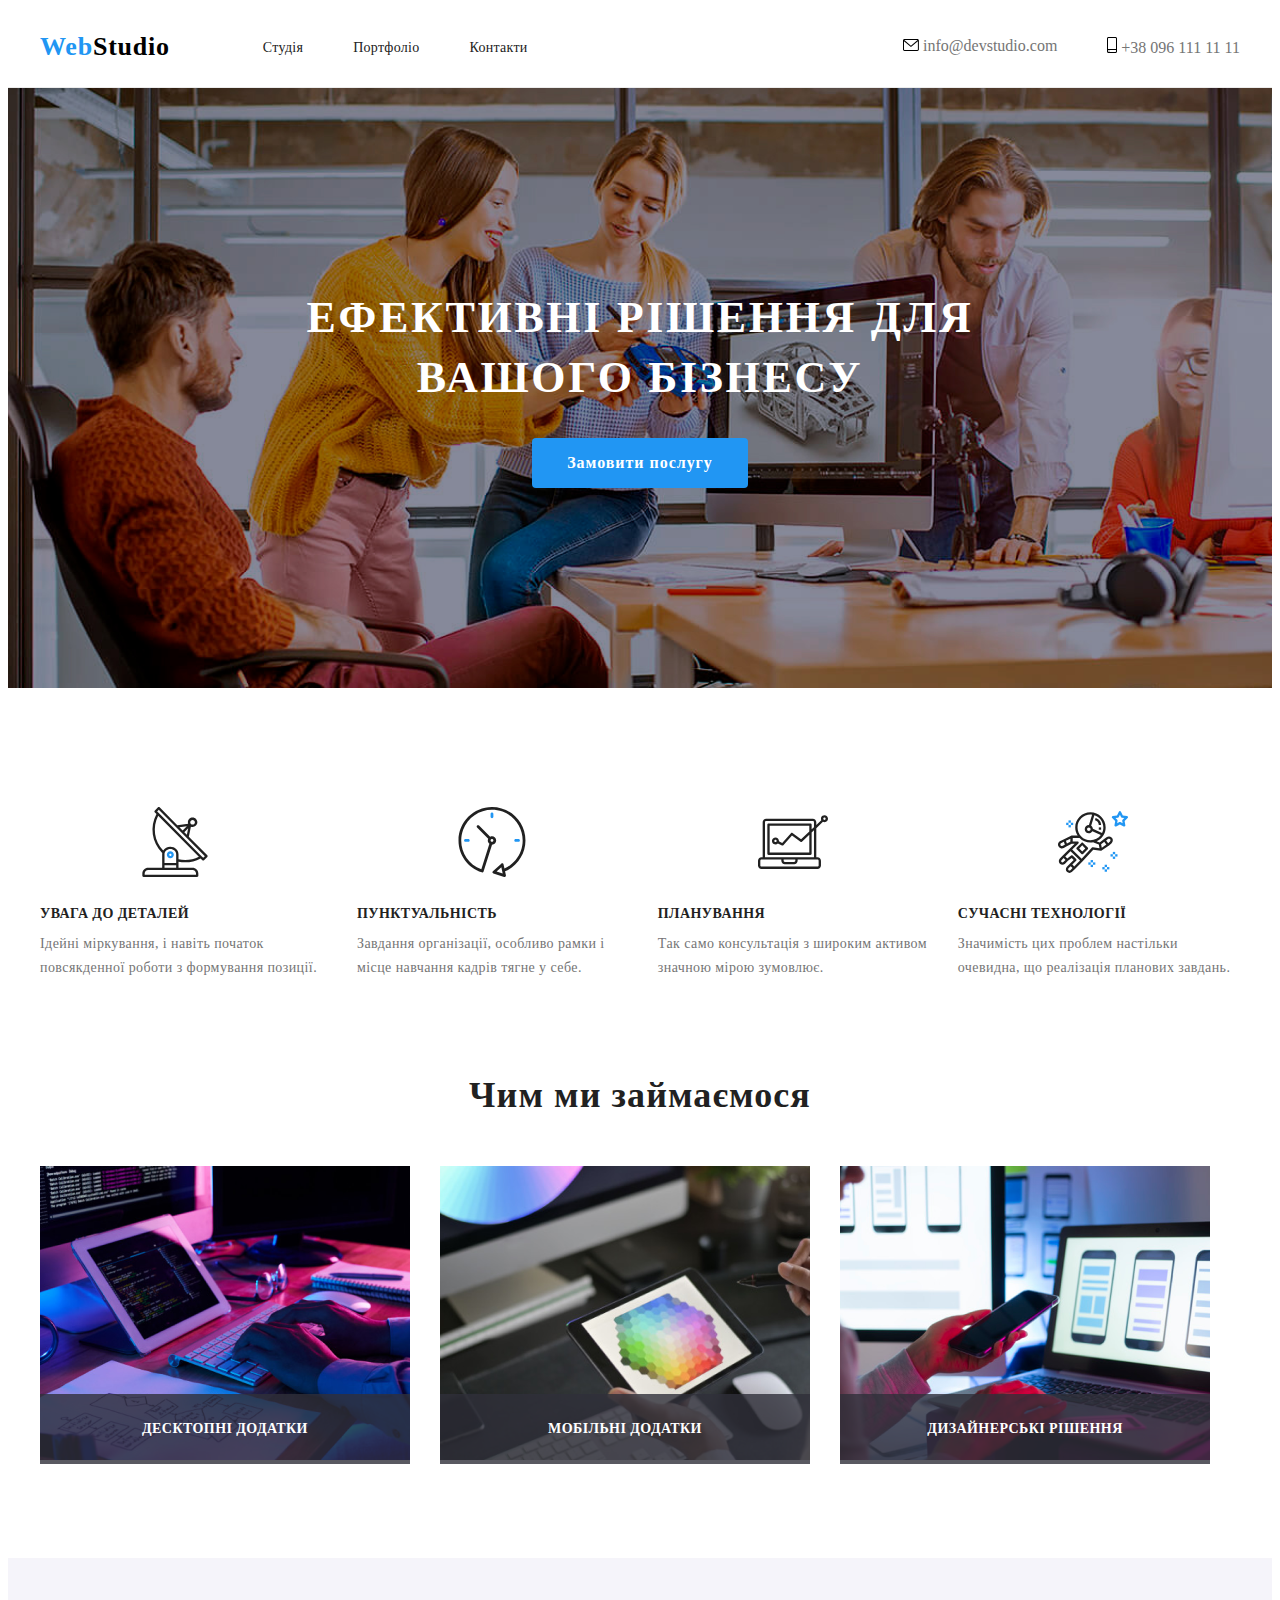
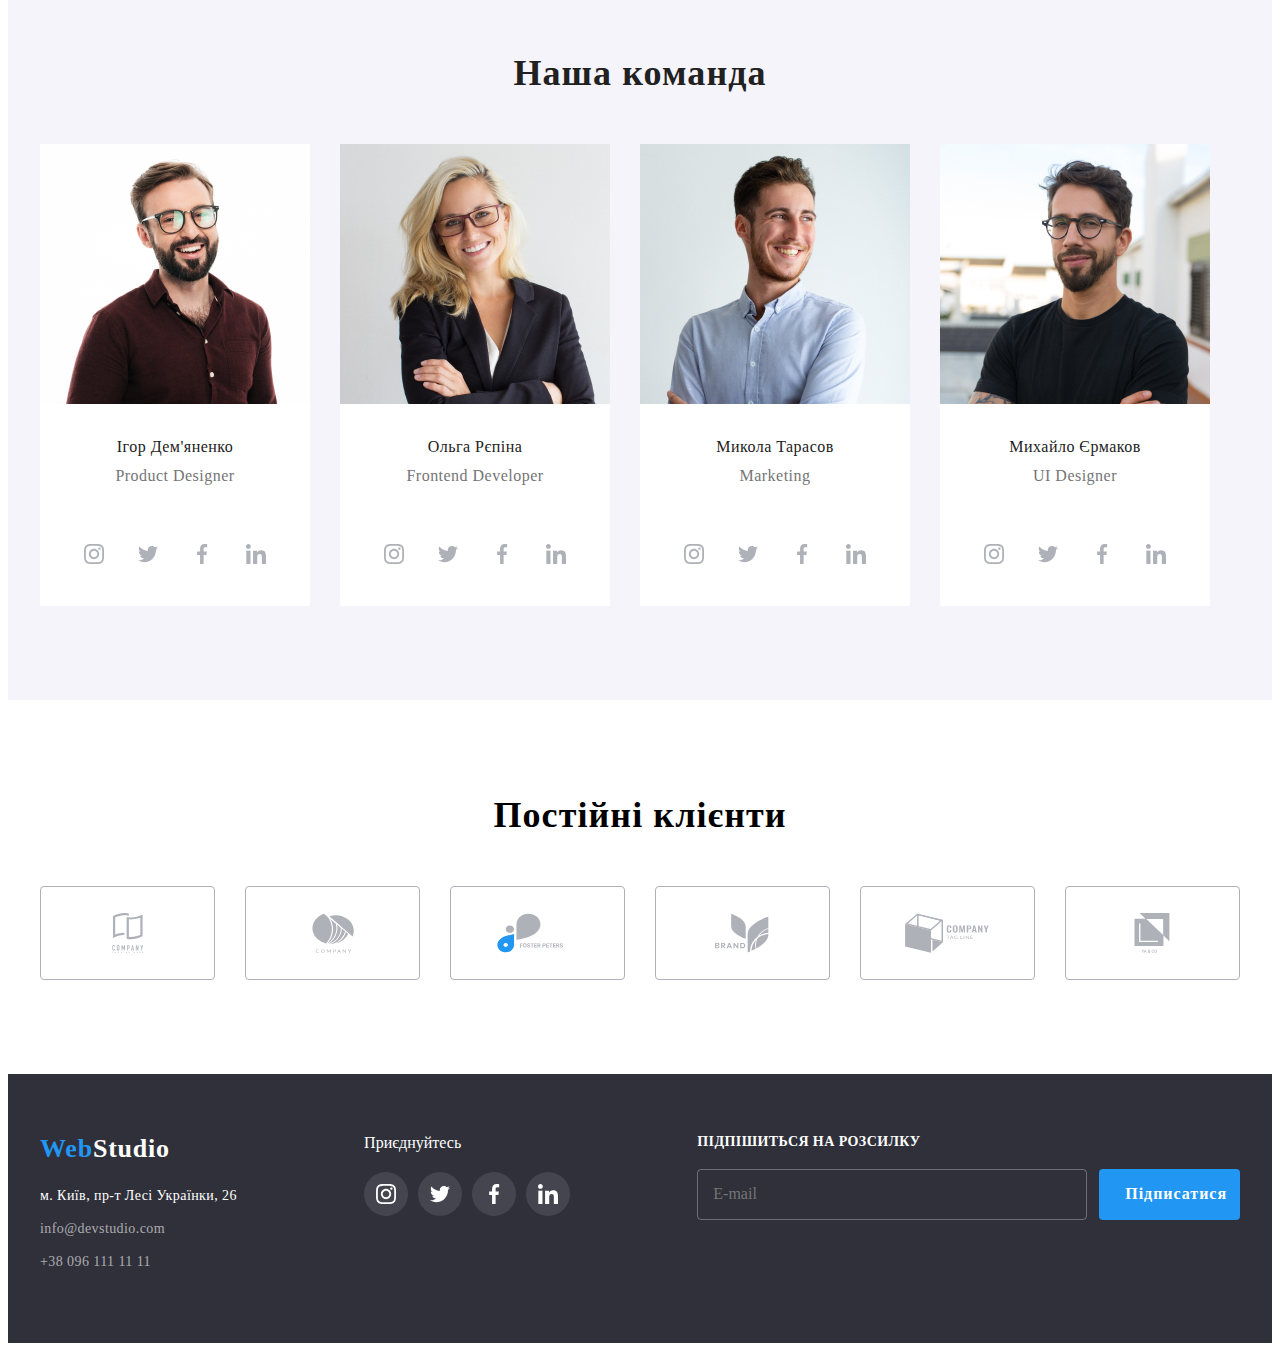
<file: index.html>
<!DOCTYPE html>
<html lang="en">
  <head>
    <meta charset="UTF-8" />
    <meta name="viewport" content="width=device-width, initial-scale=1.0" />
    <title>Document</title>
    <link
      rel="stylesheet"
      href="https://cdnjs.cloudflare.com/ajax/libs/modern-normalize/2.0.0/modern-normalize.min.css"
      integrity="sha512-4xo8blKMVCiXpTaLzQSLSw3KFOVPWhm/TRtuPVc4WG6kUgjH6J03IBuG7JZPkcWMxJ5huwaBpOpnwYElP/m6wg=="
      crossorigin="anonymous"
      referrerpolicy="no-referrer"
    />
    <link rel="preconnect" href="https://fonts.googleapis.com" />
    <link rel="preconnect" href="https://fonts.gstatic.com" crossorigin />
    <link
      href="https://fonts.googleapis.com/css2?family=Raleway:ital,wght@0,100..900;1,100..900&family=Roboto+Serif:ital,opsz,wght@0,8..144,100..900;1,8..144,100..900&display=swap"
    />
    <link rel="stylesheet" href="./reset.css" />
    <link rel="stylesheet" href="./style.css" />
  </head>
  <body>
    <header class="header">
      <div class="container header-container">
        <a href="" class="logo">Web<span class="logo-header">Studio</span></a>

        <nav class="nav">
          <ul class="nav-list">
            <li class="nav-list-item">
              <a href="" class="nav-list-link">Студія</a>
            </li>
            <li class="nav-list-item">
              <a href="./portfolio.html" class="nav-list-link">Портфоліо</a>
            </li>
            <li class="nav-list-item">
              <a href="" class="nav-list-link">Контакти</a>
            </li>
          </ul>
        </nav>
        <ul class="contact-list">
          <li class="contact-list-item">
            <a href="mailto:info@devstudio.com" class="contact-list-link"
              ><svg width="16" height="12">
                <use href="./symbol-defs.svg#icon-envelope"></use>
              </svg>
              info@devstudio.com</a
            >
          </li>
          <li class="contact-list-item">
            <a href="tel:+380961111111" class="contact-list-link"
              ><svg width="10" height="16">
                <use href="./symbol-defs.svg#icon-smartphone"></use>
              </svg>
              +38 096 111 11 11</a
            >
          </li>
        </ul>
      </div>
    </header>
    <main>
      <section class="hero">
        <div class="container">
          <h1 class="hero-title">Ефективні рішення для вашого бізнесу</h1>
          <button class="hero-btn" data-modal-open>Замовити послугу</button>
        </div>
      </section>
      <section class="features">
        <div class="container">
          <ul class="features-list">
            <li class="features-list-item-one">
              <h3 class="features-list-title">УВАГА ДО ДЕТАЛЕЙ</h3>
              <p class="features-list-text">
                Ідейні міркування, і навіть початок повсякденної роботи з
                формування позиції.
              </p>
            </li>
            <li class="features-list-item-two">
              <h3 class="features-list-title">ПУНКТУАЛЬНІСТЬ</h3>
              <p class="features-list-text">
                Завдання організації, особливо рамки і місце навчання кадрів
                тягне у себе.
              </p>
            </li>
            <li class="features-list-item-three">
              <h3 class="features-list-title">ПЛАНУВАННЯ</h3>
              <p class="features-list-text">
                Так само консультація з широким активом значною мірою зумовлює.
              </p>
            </li>
            <li class="features-list-item-four">
              <h3 class="features-list-title">СУЧАСНІ ТЕХНОЛОГІЇ</h3>
              <p class="features-list-text">
                Значимість цих проблем настільки очевидна, що реалізація
                планових завдань.
              </p>
            </li>
          </ul>
        </div>
      </section>
      <section class="work">
        <div class="container">
          <h2 class="work-title">Чим ми займаємося</h2>
          <ul class="work-list">
            <li class="work-list-item">
              <div class="work-list-wrap">
                <img src="./person/box 1.png" alt="" class="work-list-img" />
                <p class="work-list-desc">Десктопні додатки</p>
            </div>
            </li>
            <li class="work-list-item">
              <img src="./person/box 3.png" alt="" class="work-list-img" />
              <div class="work-list-wrap">
              <p class="work-list-desc">Мобільні додатки</p>
            </div>
            </li>
            <li class="work-list-item">
              <div class="work-list-wrap">
                <img src="./person/img.png" alt="" class="work-list-img" />
                <p class="work-list-desc">Дизайнерські рішення</p>
              
            </div>
            </li>
          </ul>
        </div>
      </section>
      <section class="team">
        <div class="container">
          <h2 class="team-title">Наша команда</h2>
          <ul class="team-list">
            <li class="team-list-item">
              <img src="./person/person1.jpg" alt="" />
              <div class="portfolio-list-text-wrap">
                <h3 class="team-list-title">Ігор Дем'яненко</h3>
                <p class="team-list-text">Product Designer</p>
              </div>
              <ul class="social-list">
                <li>
                  <a href="" class="social-list-link">
                    <svg width="20" height="20" class="social-list-svg">
                      <use href="./symbol-defs.svg#icon-instagram-2"></use>
                    </svg>
                  </a>
                </li>
                <li>
                  <a href="" class="social-list-link">
                    <svg width="20" height="20" class="social-list-svg">
                      <use href="./symbol-defs.svg#icon-twitter-1"></use>
                    </svg>
                  </a>
                </li>
                <li>
                  <a href="" class="social-list-link">
                    <svg width="20" height="20" class="social-list-svg">
                      <use href="./symbol-defs.svg#icon-facebook-1"></use>
                    </svg>
                  </a>
                </li>
                <li>
                  <a href="" class="social-list-link">
                    <svg width="20" height="20" class="social-list-svg">
                      <use href="./symbol-defs.svg#icon-linkedin-1"></use>
                    </svg>
                  </a>
                </li>
              </ul>
            </li>
            <li class="team-list-item">
              <img src="./person/person2.jpg" alt="" />
              <div class="portfolio-list-text-wrap">
                <h3 class="team-list-title">Ольга Рєпіна</h3>
                <p class="team-list-text">Frontend Developer</p>
              </div>
              <ul class="social-list">
                <li>
                  <a href="" class="social-list-link">
                    <svg width="20" height="20" class="social-list-svg">
                      <use href="./symbol-defs.svg#icon-instagram-2"></use>
                    </svg>
                  </a>
                </li>
                <li>
                  <a href="" class="social-list-link">
                    <svg width="20" height="20" class="social-list-svg">
                      <use href="./symbol-defs.svg#icon-twitter-1"></use>
                    </svg>
                  </a>
                </li>
                <li>
                  <a href="" class="social-list-link">
                    <svg width="20" height="20" class="social-list-svg">
                      <use href="./symbol-defs.svg#icon-facebook-1"></use>
                    </svg>
                  </a>
                </li>
                <li>
                  <a href="" class="social-list-link">
                    <svg width="20" height="20" class="social-list-svg">
                      <use href="./symbol-defs.svg#icon-linkedin-1"></use>
                    </svg>
                  </a>
                </li>
              </ul>
            </li>
            <li class="team-list-item">
              <img src="./person/person3.jpg" alt="" />
              <div class="portfolio-list-text-wrap">
                <h3 class="team-list-title">Микола Тарасов</h3>
                <p class="team-list-text">Marketing</p>
              </div>
              <ul class="social-list">
                <li>
                  <a href="" class="social-list-link">
                    <svg width="20" height="20" class="social-list-svg">
                      <use href="./symbol-defs.svg#icon-instagram-2"></use>
                    </svg>
                  </a>
                </li>
                <li>
                  <a href="" class="social-list-link">
                    <svg width="20" height="20" class="social-list-svg">
                      <use href="./symbol-defs.svg#icon-twitter-1"></use>
                    </svg>
                  </a>
                </li>
                <li>
                  <a href="" class="social-list-link">
                    <svg width="20" height="20" class="social-list-svg">
                      <use href="./symbol-defs.svg#icon-facebook-1"></use>
                    </svg>
                  </a>
                </li>
                <li>
                  <a href="" class="social-list-link">
                    <svg width="20" height="20" class="social-list-svg">
                      <use href="./symbol-defs.svg#icon-linkedin-1"></use>
                    </svg>
                  </a>
                </li>
              </ul>
            </li>
            <li class="team-list-item">
              <img src="./person/person4.jpg" alt="" />
              <div class="portfolio-list-text-wrap">
                <h3 class="team-list-title">Михайло Єрмаков</h3>
                <p class="team-list-text">UI Designer</p>
              </div>
              <ul class="social-list">
                <li>
                  <a href="" class="social-list-link">
                    <svg width="20" height="20" class="social-list-svg">
                      <use href="./symbol-defs.svg#icon-instagram-2"></use>
                    </svg>
                  </a>
                </li>
                <li>
                  <a href="" class="social-list-link">
                    <svg width="20" height="20" class="social-list-svg">
                      <use href="./symbol-defs.svg#icon-twitter-1"></use>
                    </svg>
                  </a>
                </li>
                <li>
                  <a href="" class="social-list-link">
                    <svg width="20" height="20" class="social-list-svg">
                      <use href="./symbol-defs.svg#icon-facebook-1"></use>
                    </svg>
                  </a>
                </li>
                <li>
                  <a href="" class="social-list-link">
                    <svg width="20" height="20" class="social-list-svg">
                      <use href="./symbol-defs.svg#icon-linkedin-1"></use>
                    </svg>
                  </a>
                </li>
              </ul>
            </li>
          </ul>
        </div>
      </section>
      <section class="client">
        <div class="container">
        <h2 class="client-list-title">Постійні клієнти</h2>
         <ul class="client-list-item">
          <li class="client-list-item-ico">
            <a href="" class="client-list-item-wrap">
            <svg width="84" height="40" class="client-list-svg">
              <use href="./symbol-defs.svg#icon-group-1"></use>
            </svg>
          </a>
          </li>
          <li class="client-list-item-ico">
            <a href="" class="client-list-item-wrap">
            <svg width="84" height="40" class="client-list-svg">
              <use href="./symbol-defs.svg#icon-group-2"></use>
            </svg>
          </a>
          </li>
          <li class="client-list-item-ico">
            <a href="" class="client-list-item-wrap">
            <svg width="84" height="40" class="client-list-svg">
              <use  href="./symbol-defs.svg#icon-group-3"></use>
            </svg>
          </a>
          </li>
          <li class="client-list-item-ico">
            <a href="" class="client-list-item-wrap">
            <svg width="84" height="40" class="client-list-svg">
              <use  href="./symbol-defs.svg#icon-group-4"></use>
            </svg>
          </a>
          </li>
          <li class="client-list-item-ico">
            <a href="" class="client-list-item-wrap">
              <svg width="84" height="40" class="client-list-svg">
                <use  href="./symbol-defs.svg#icon-group-5"></use>
              </svg>
            </a>
           
          </li>
          <li class="client-list-item-ico">
            <a href="" class="client-list-item-wrap">
              <svg width="84" height="40" class="client-list-svg">
                <use href="./symbol-defs.svg#icon-group"></use>
              </svg>
            </a>
          </li>
         </ul>
      </div>
      </section>
    </main>
    <footer class="footer">
      <div class="container footer-container">
        <div class="address-list-footer">
        <a href="" class="logo">Web<span class="logo-footer">Studio</span></a>
        <address class="address">
          <ul class="address-list">
            <li class="address-list-item">
              <a href="" class="address-list-link location-link"
                >м. Київ, пр-т Лесі Українки, 26</a
              >
            </li>
            <li class="address-list-item">
              <a href="mailto:info@devstudio.com" class="address-list-link"
                >info@devstudio.com</a
              >
            </li>
            <li class="address-list-item">
              <a href="tel:+380961111111" class="address-list-link"
                >+38 096 111 11 11</a
              >
            </li>
          </ul>
        </div>
        </address>
        <div>
          <p class="social-list-text">Приєднуйтесь</p>
          <ul class="social-list-footer">
            <li>
              <a href="" class="social-list-footer-link">
                <svg width="20" height="20" class="social-list-svg-footer">
                  <use href="./symbol-defs.svg#icon-instagram-2"></use>
                </svg>
              </a>
            </li>
            <li>
              <a href="" class="social-list-footer-link">
                <svg width="20" height="20" class="social-list-svg-footer">
                  <use href="./symbol-defs.svg#icon-twitter-1"></use>
                </svg>
              </a>
            </li>
            <li>
              <a href="" class="social-list-footer-link">
                <svg width="20" height="20" class="social-list-svg-footer">
                  <use href="./symbol-defs.svg#icon-facebook-1"></use>
                </svg>
              </a>
            </li>
            <li>
              <a href="" class="social-list-footer-link">
                <svg width="20" height="20" class="social-list-svg-footer">
                  <use href="./symbol-defs.svg#icon-linkedin-1"></use>
                </svg>
              </a>
            </li>
          </ul>
        </div>
          <div class="footer-form-div">
            <div class="footer-form-div2">
            <h6 class="footer-form-title">Підпішиться на розсилку</h6>
            <form class="footer-form">
              <input class="footer-form-input" type="email" name="user-email" placeholder="E-mail">
              <button class="footer-form-bth" type="submit">Підписатися</button>
            </form>
          </div>

        </div>
      
     </div>
    </footer>
    <div class="backdrop is-hidden" data-modal>
      <div class="modal">
          <p class="modal-desc">Залиште свої дані, ми вам передзвонимо</p>

          <button class="modal-btn-close" data-modal-close>
              <a class="modal-close-link" href="#">
                  <svg class="modal-svg-close" width="11" height="11">
                      <use href="./symbol-defs.svg#icon-close-modal"></use>
                  </svg>
              </a>
          </button>

          <form class="modal-form" action="">
              <label for="" class="modal-label" >
                  <span class="modal-name-span">Ім'я</span>
                  <span class="modal-span">
                      <a class="modal-link" href="#">
                      <input class="input-name" type="name"  name="user-name" minlength="3" maxlength="10" required>
                          <svg class="modal-svg" width="12" height="12">
                              <use href="./symbol-defs.svg#icon-person-modal"></use>
                          </svg>
                      </a>
                  </span>

              </label>
              <label for="" class="modal-label" >
                  <span class="modal-name-span">Телефон</span>
                  <span class="modal-span">
                      <a class="modal-link" href="#">
                      <input class="input-tel" type="tel"  name="user-tel" pattern="^380\d{9}$" maxLength="12" required>
                          <svg class="modal-svg" width="13" height="13">
                              <use href="./symbol-defs.svg#icon-phone-modal"></use>
                          </svg>
                      </a>
                  </span>

              </label>
              <label for="" class="modal-label">
                  <span class="modal-name-span">Пошта</span>
                  <span class="modal-span">
                      <a class="modal-link" href="#">
                      <input class="input-email" type="email"  name="user-email" required>
                          <svg class="modal-svg" width="15" height="12">
                              <use href="./symbol-defs.svg#icon-email-modal"></use>
                          </svg>
                      </a>
                  </span>

              </label>
              <label for="" class="modal-label modal-label-texarea">
                  <span class="modal-name-span">Коментар</span>
                  <textarea class="modal-texarea" name="user-message"></textarea>
                  <div class="modal-coment-wrap">
                      <input class="input-coment" type="checkbox" name="user-privacy" required>
                      <span class="modal-span modal-span-privacy">Погоджуюся з розсилкою та приймаю <a class="modal-privacy-link" href="">Умови договору</a></span>
                  </div>

                  <button class="modal-btn-send" type="submit">Відправити</button>
              </label>
          </form>

      </div>
  </div>

  <script src="./script.js"></script>
  </body>
</html>
</file>
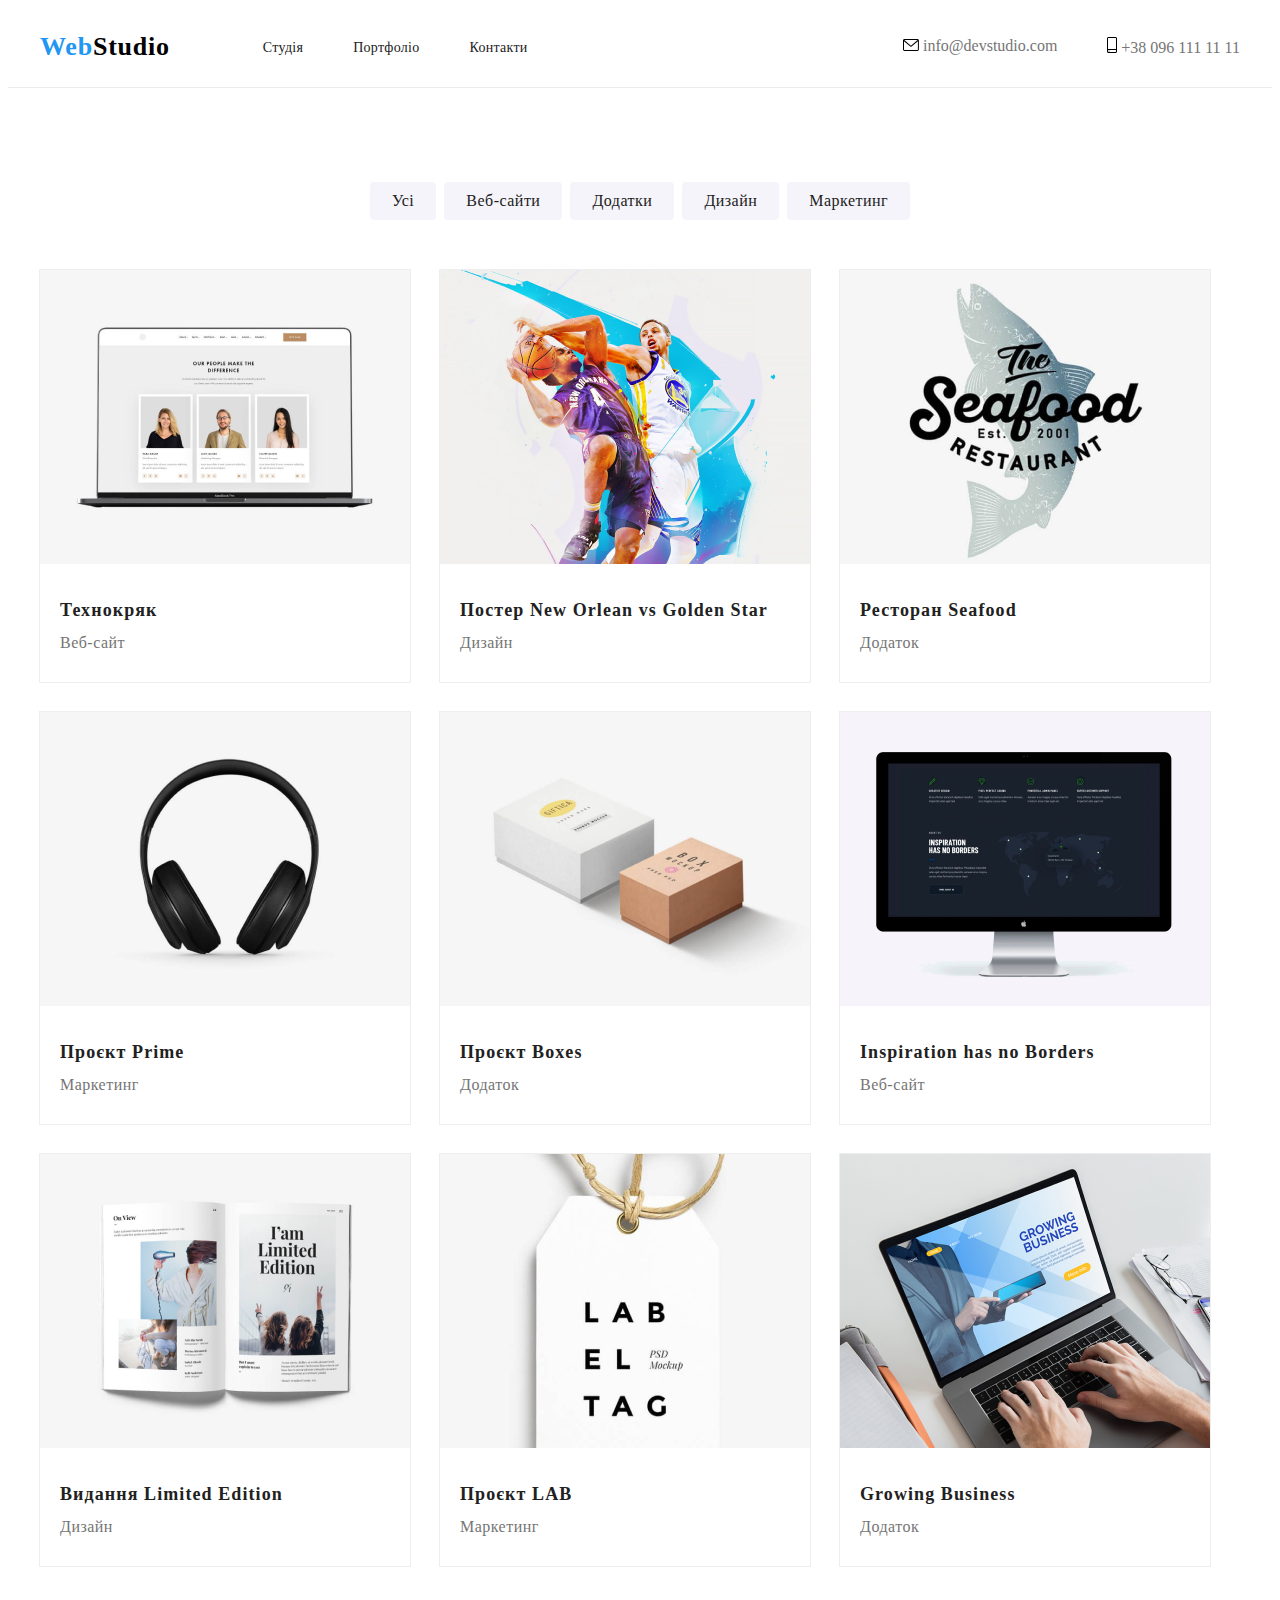
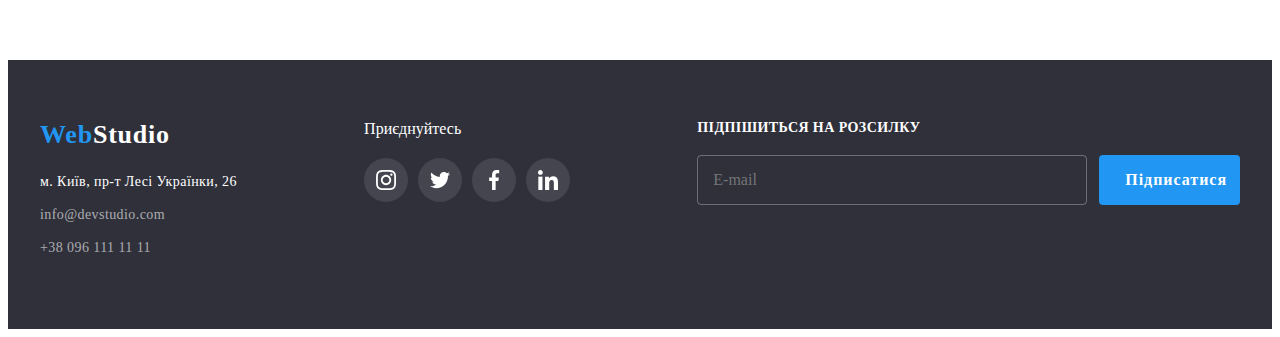
<file: portfolio.html>
<!DOCTYPE html>
<html lang="en">
  <head>
    <meta charset="UTF-8" />
    <meta name="viewport" content="width=device-width, initial-scale=1.0" />
    <title>Document</title>
    <link
      rel="stylesheet"
      href="https://cdnjs.cloudflare.com/ajax/libs/modern-normalize/2.0.0/modern-normalize.min.css"
      integrity="sha512-4xo8blKMVCiXpTaLzQSLSw3KFOVPWhm/TRtuPVc4WG6kUgjH6J03IBuG7JZPkcWMxJ5huwaBpOpnwYElP/m6wg=="
      crossorigin="anonymous"
      referrerpolicy="no-referrer"
    />
    <link rel="preconnect" href="https://fonts.googleapis.com" />
    <link rel="preconnect" href="https://fonts.gstatic.com" crossorigin />
    <link
      href="https://fonts.googleapis.com/css2?family=Raleway:ital,wght@0,100..900;1,100..900&family=Roboto+Serif:ital,opsz,wght@0,8..144,100..900;1,8..144,100..900&display=swap"
    />
    <link rel="stylesheet" href="./reset.css" />
    <link rel="stylesheet" href="./style.css" />
  </head>
  <body>
    <header class="header">
      <div class="container header-container">
        <a href="" class="logo">Web<span class="logo-header">Studio</span></a>

        <nav class="nav">
          <ul class="nav-list">
            <li class="nav-list-item">
              <a href="./index.html" class="nav-list-link">Студія</a>
            </li>
            <li class="nav-list-item">
              <a href="" class="nav-list-link">Портфоліо</a>
            </li>
            <li class="nav-list-item">
              <a href="" class="nav-list-link">Контакти</a>
            </li>
          </ul>
        </nav>
        <ul class="contact-list">
          <li class="contact-list-item">
            <a href="mailto:info@devstudio.com" class="contact-list-link"
              ><svg width="16" height="12">
                <use href="./symbol-defs.svg#icon-envelope"></use>
              </svg>
              info@devstudio.com</a
            >
          </li>
          <li class="contact-list-item">
            <a href="tel:+380961111111" class="contact-list-link"
              ><svg width="10" height="16">
                <use href="./symbol-defs.svg#icon-smartphone"></use>
              </svg>
              +38 096 111 11 11</a
            >
          </li>
        </ul>
      </div>
    </header>
    <main>
      <section class="portfolio">
        <div class="container">
          <ul class="filter-list">
            <li class="filter-list-item">
              <button class="filter-list-btn">Усі</button>
            </li>
            <li class="filter-list-item">
              <button class="filter-list-btn">Веб-сайти</button>
            </li>
            <li class="filter-list-item">
              <button class="filter-list-btn">Додатки</button>
            </li>
            <li class="filter-list-item">
              <button class="filter-list-btn">Дизайн</button>
            </li>
            <li class="filter-list-item">
              <button class="filter-list-btn">Маркетинг</button>
            </li>
          </ul>
          <ul class="portfolio-list">
            <li class="portfolio-list-item">
              <a href="" class="portfolio-list-link">
                <div class="portfolio-list-wrap">
              <img src="./photo3/photo1.png" alt="" />
                <p class="portfolio-overlay-desc">Ресурс пропонує комплексні пропозиції з різним рівнем функціоналу та сервісів. Все це дозволить відвідувачу отримати вичерпні відомості про компанію чи приватну особу.</p>
              </div>

            <div class="portfolio-list-move">
              <h3 class="portfolio-list-title">Технокряк</h3>
              <p class="portfolio-list-text">Веб-сайт</p>
            </div>
            </a>
            </li>
            <li class="portfolio-list-item">
              <a href="" class="portfolio-list-link">
                <div class="portfolio-list-wrap">
              <img src="./photo3/photo2.png" alt="" />
              <p class="portfolio-overlay-desc">Ресурс пропонує комплексні пропозиції з різним рівнем функціоналу та сервісів. Все це дозволить відвідувачу отримати вичерпні відомості про компанію чи приватну особу.</p>
              </div>
              <div class="portfolio-list-move">
                <h3 class="portfolio-list-title">
                  Постер New Orlean vs Golden Star
                </h3>
                <p class="portfolio-list-text">Дизайн</p>
              </div>
              </a>
            </li>
            <li class="portfolio-list-item">
              <a href="" class="portfolio-list-link">
                <div class="portfolio-list-wrap">
              <img src="./photo3/photo3.png" alt="" />
              <p class="portfolio-overlay-desc">Ресурс пропонує комплексні пропозиції з різним рівнем функціоналу та сервісів. Все це дозволить відвідувачу отримати вичерпні відомості про компанію чи приватну особу.</p>
              </div>
              <div class="portfolio-list-move">
                <h3 class="portfolio-list-title">Ресторан Seafood</h3>
                <p class="portfolio-list-text">Додаток</p>
              </div>
              </a>
            </li>
            <li class="portfolio-list-item">
              <a href="" class="portfolio-list-link">
                <div class="portfolio-list-wrap">
              <img src="./photo3/photo4.png" alt="" />
              <p class="portfolio-overlay-desc">Ресурс пропонує комплексні пропозиції з різним рівнем функціоналу та сервісів. Все це дозволить відвідувачу отримати вичерпні відомості про компанію чи приватну особу.</p>
              </div>
              <div class="portfolio-list-move">
                <h3 class="portfolio-list-title">Проєкт Prime</h3>
                <p class="portfolio-list-text">Маркетинг</p>
              </div>
              </a>
            </li>
            <li class="portfolio-list-item">
              <a href="" class="portfolio-list-link">
                <div class="portfolio-list-wrap">
              <img src="./photo3/photo5.png" alt="" />
              <p class="portfolio-overlay-desc">Ресурс пропонує комплексні пропозиції з різним рівнем функціоналу та сервісів. Все це дозволить відвідувачу отримати вичерпні відомості про компанію чи приватну особу.</p>
              </div>
              <div class="portfolio-list-move">
                <h3 class="portfolio-list-title">Проєкт Boxes</h3>
                <p class="portfolio-list-text">Додаток</p>
              </div>
              </a>
            </li>
            <li class="portfolio-list-item">
              <a href="" class="portfolio-list-link">
                <div class="portfolio-list-wrap">
              <img src="./photo3/photo6.png" alt="" />
              <p class="portfolio-overlay-desc">Ресурс пропонує комплексні пропозиції з різним рівнем функціоналу та сервісів. Все це дозволить відвідувачу отримати вичерпні відомості про компанію чи приватну особу.</p>
                </div>
                <div class="portfolio-list-move">
                <h3 class="portfolio-list-title">Inspiration has no Borders</h3>
                <p class="portfolio-list-text">Веб-сайт</p>
              </div>
              </a>
            </li>
            <li class="portfolio-list-item">
              <a href="" class="portfolio-list-link">
                <div class="portfolio-list-wrap">
              <img src="./photo3/photo7.png" alt="" />
              <p class="portfolio-overlay-desc">Ресурс пропонує комплексні пропозиції з різним рівнем функціоналу та сервісів. Все це дозволить відвідувачу отримати вичерпні відомості про компанію чи приватну особу.</p>
              </div>
              <div class="portfolio-list-move">
                <h3 class="portfolio-list-title">Видання Limited Edition</h3>
                <p class="portfolio-list-text">Дизайн</p>
              </div>
              </a>
            </li>
            <li class="portfolio-list-item">
              <a href="" class="portfolio-list-link">
                <div class="portfolio-list-wrap">
              <img src="./photo3/photo8.png" alt="" />
              <p class="portfolio-overlay-desc">Ресурс пропонує комплексні пропозиції з різним рівнем функціоналу та сервісів. Все це дозволить відвідувачу отримати вичерпні відомості про компанію чи приватну особу.</p>
              </div>
              <div class="portfolio-list-move">
                <h3 class="portfolio-list-title">Проєкт LAB</h3>
                <p class="portfolio-list-text">Маркетинг</p>
              </div>
              </a>
            </li>
            <li class="portfolio-list-item">
              <a href="" class="portfolio-list-link">
                <div class="portfolio-list-wrap">
              <img src="./photo3/photo9.png" alt="" />
              <p class="portfolio-overlay-desc">Ресурс пропонує комплексні пропозиції з різним рівнем функціоналу та сервісів. Все це дозволить відвідувачу отримати вичерпні відомості про компанію чи приватну особу.</p>
                </div>
                <div class="portfolio-list-move">
                <h3 class="portfolio-list-title">Growing Business</h3>
                <p class="portfolio-list-text">Додаток</p>
              </div>
              </a>
            </li>
          </ul>
        </div>
      </section>
    </main>
    <footer class="footer">
      <div class="container footer-container">
        <div class="address-list-footer">
        <a href="" class="logo">Web<span class="logo-footer">Studio</span></a>
        <address class="address">
          <ul class="address-list">
            <li class="address-list-item">
              <a href="" class="address-list-link location-link"
                >м. Київ, пр-т Лесі Українки, 26</a
              >
            </li>
            <li class="address-list-item">
              <a href="mailto:info@devstudio.com" class="address-list-link"
                >info@devstudio.com</a
              >
            </li>
            <li class="address-list-item">
              <a href="tel:+380961111111" class="address-list-link"
                >+38 096 111 11 11</a
              >
            </li>
          </ul>
        </div>
        </address>
        <div>
          <p class="social-list-text">Приєднуйтесь</p>
          <ul class="social-list-footer">
            <li>
              <a href="" class="social-list-footer-link">
                <svg width="20" height="20" class="social-list-svg-footer">
                  <use href="./symbol-defs.svg#icon-instagram-2"></use>
                </svg>
              </a>
            </li>
            <li>
              <a href="" class="social-list-footer-link">
                <svg width="20" height="20" class="social-list-svg-footer">
                  <use href="./symbol-defs.svg#icon-twitter-1"></use>
                </svg>
              </a>
            </li>
            <li>
              <a href="" class="social-list-footer-link">
                <svg width="20" height="20" class="social-list-svg-footer">
                  <use href="./symbol-defs.svg#icon-facebook-1"></use>
                </svg>
              </a>
            </li>
            <li>
              <a href="" class="social-list-footer-link">
                <svg width="20" height="20" class="social-list-svg-footer">
                  <use href="./symbol-defs.svg#icon-linkedin-1"></use>
                </svg>
              </a>
            </li>
          </ul>
        </div>
          <div class="footer-form-div">
            <div class="footer-form-div2">
            <h6 class="footer-form-title">Підпішиться на розсилку</h6>
            <form class="footer-form">
              <input class="footer-form-input" type="email" name="user-email" placeholder="E-mail">
              <button class="footer-form-bth" type="submit">Підписатися</button>
            </form>
          </div>

        </div>
      
     </div>
    </footer>
  </body>
</html>
</file>
<file: style.css>
.nav-list-link {
    font-family: Roboto;
    font-size: 14px;
    font-weight: 500;
    line-height: 16.41px;
    letter-spacing: 0.02em;
    text-align: left;
    color: #212121;
  }
  
  .contact-list-link {
    color: #757575;
  }
  .hero-title {
    font-family: Roboto;
    font-size: 44px;
    font-weight: 900;
    line-height: 60px;
    letter-spacing: 0.06em;
    text-align: center;
    color: #ffffff;
    text-transform: uppercase;
    max-width: 696px;
    margin: 0 auto;
  }
  .hero-btn {
    width: 216px;
    height: 50px;
    border-radius: 4px;
    background-color: #2196f3;
    color: #ffffff;
    font-family: Roboto;
    font-size: 16px;
    font-weight: 700;
    line-height: 30px;
    letter-spacing: 0.06em;
    text-align: center;
    margin: 0 auto;
    display: block;
    margin-top: 30px;
  }
  .hero {
    padding-top: 200px;
    padding-bottom: 200px;
  }
  
  .features-list-title {
    font-family: Roboto;
    font-size: 14px;
    font-weight: 700;
    line-height: 16.41px;
    letter-spacing: 0.03em;
    text-align: left;
    color: #212121;
  }
  .features-list-text {
    font-family: Roboto;
    font-size: 14px;
    font-weight: 400;
    line-height: 24px;
    letter-spacing: 0.03em;
    text-align: left;
    color: #757575;
    margin-top: 10px;
  }
  .features {
    padding-top: 94px;
    padding-bottom: 94px;
  }
  .work-title {
    font-family: Roboto;
    font-size: 36px;
    font-weight: 700;
    line-height: 42.19px;
    letter-spacing: 0.03em;
    text-align: center;
    color: #212121;
    margin-bottom: 50px;
  }
  .work {
    padding-bottom: 94px;
  }
  .team-title {
    font-family: Roboto;
    font-size: 36px;
    font-weight: 700;
    line-height: 42.19px;
    letter-spacing: 0.03em;
    text-align: center;
    color: #212121;
    margin-bottom: 50px;
  }
  .team-list-title {
    font-family: Roboto;
    font-size: 16px;
    font-weight: 500;
    line-height: 18.75px;
    letter-spacing: 0.03em;
    text-align: center;
    color: #212121;
  }
  .team-list-text {
    font-family: Roboto;
    font-size: 16px;
    font-weight: 400;
    line-height: 18.75px;
    letter-spacing: 0.03em;
    text-align: center;
    color: #757575;
    margin-top: 10px;
  }
  .team {
    padding-top: 94px;
    padding-bottom: 94px;
    background-color: #f5f4fa;
  }
  .address-list-link {
    font-family: Roboto;
    font-size: 14px;
    font-weight: 400;
    line-height: 24px;
    letter-spacing: 0.03em;
    text-align: left;
    color: #ffffff99;
  }
  .address-list-item {
    margin-bottom: 9px;
  }
  .address {
    margin-top: 20px;
  }
  .location-link {
    color: #ffffff;
  }
  .footer {
    background-color: #2f303a;
    padding-top: 60px;
    padding-bottom: 60px;
  }
  .filter-list-btn {
    border-radius: 4px;
    background-color: #f5f4fa;
    font-family: Roboto;
    font-size: 16px;
    font-weight: 500;
    line-height: 26px;
    letter-spacing: 0.03em;
    text-align: center;
    color: #212121;
  }
  .portfolio-list-title {
    font-family: Roboto;
    font-size: 18px;
    font-weight: 700;
    line-height: 36px;
    letter-spacing: 0.06em;
    text-align: left;
    color: #212121;
  }
  .portfolio-list-text {
    font-family: Roboto;
    font-size: 16px;
    font-weight: 400;
    line-height: 30px;
    letter-spacing: 0.03em;
    text-align: left;
    color: #757575;
  }
  .portfolio {
    padding-top: 94px;
    padding-bottom: 94px;
  }
  .filter-list {
    margin-bottom: 50px;
  }
  .logo {
    font-family: Raleway;
    font-size: 26px;
    font-weight: 700;
    line-height: 30.52px;
    letter-spacing: 0.03em;
    text-align: left;
    color: #2196f3;
  }
  .logo-header {
    color: #000000;
  }
  .logo-footer {
    color: #ffffff;
  }
  .container {
    width: 1200px;
    padding-left: 15px;
    padding-right: 15px;
    margin: 0 auto;
  }
  .hero {
    background-color: #2f303a;
    background-image: url("./img/Img.png");
  }
  .header-container {
    display: flex;
    gap: 93px;
    align-items: center;
  }
  .nav-list,
  .contact-list {
    display: flex;
    gap: 50px;
  }
  .header {
    padding-top: 24px;
    padding-bottom: 24px;
  }
  .contact-list {
    margin-left: auto;
  }
  .features-list {
    display: flex;
    gap: 30px;
  }
  .work-list {
    display: flex;
    gap: 30px;
  }
  .team-list {
    display: flex;
    gap: 30px;
  }
  .team-list-item {
    background-color: #ffffff;
  }
  .team-list-text {
    margin-top: 10px;
  }
  .portfolio-list-text-wrap {
    padding: 30px 0;
  }
  .filter-list {
    display: flex;
    gap: 8px;
    justify-content: center;
  }
  
  .header {
    border-bottom: 1px solid#ECECEC;
  }
  .portfolio-list {
    display: flex;
    flex-wrap: wrap;
    gap: 30px;
  }
  .portfolio-list-item {
    outline: 1px solid #eeeeee;
  }
  .portfolio-list-item:hover {
    box-shadow: 1px 4px 6px 0px rgba(0, 0, 0, 0.16),
      0px 4px 4px 0px rgba(0, 0, 0, 0.06), 0px 1px 1px 0px rgba(0, 0, 0, 0.12);
  }
  .portfolio-list-wrap {
    position: relative;
    overflow: hidden;
  }
  .portfolio-list-move {
    padding: 24px 20px;
  }
  .portfolio-list-link:hover .portfolio-overlay-desc {
    transform: translateY(0);
  }
  .portfolio-overlay-desc {
    position: absolute;
    top: 0;
    padding-left: 24px;
    padding-right: 24px;
    padding-top: 63px;
    left: 0;
    font-size: 18px;
    font-weight: 400;
    line-height: 28px;
    letter-spacing: 0.03em;
    color: #ffffff;
    background-color: rgba(33, 150, 243, 0.9);
    height: 100%;
    transform: translateY(100%);
    transition: 250ms cubic-bezier(0.4, 0, 0.2, 1);
  }
  .filter-list-btn {
    padding: 6px 22px;
  }
  .filter-list-btn:hover {
    background-color: #2196f3;
    color: #ffffff;
  }
  .nav-list-link:hover,
  .contact-list-link:hover {
    color: #2196f3;
  }
  .social-list {
    display: flex;
    gap: 10px;
    justify-content: center;
    margin-top: 16px;
    padding-bottom: 30px;
  }
  .social-list-link {
    width: 44px;
    height: 44px;
    display: flex;
    align-items: center;
    justify-content: center;
    border-radius: 50%;
    color: rgba(175, 177, 184);
    transition: 250ms cubic-bezier(0.4, 0, 0.2, 1);
  }
  .social-list-svg {
    fill: currentColor;
  }
  .social-list-link:hover {
    background-color: #2196f3;
    color: #ffffff;
  }
  .social-list-footer {
    display: flex;
    align-content: center;
    gap: 10px;
    margin-top: 20px;
  }
  .footer-container {
    display: flex;
    justify-content: space-between;
  }
  .social-list-text {
    color: #ffffff;
  }
  .social-list-svg-footer {
    fill: currentColor;
  }
  .social-list-footer-link:hover {
    background-color: #2196f3;
    color: #ffffff;
  }
  .social-list-footer-link {
    width: 44px;
    height: 44px;
    display: flex;
    align-items: center;
    justify-content: center;
    border-radius: 50%;
    background-color: rgba(255, 255, 255, 0.1);
    transition: 250ms cubic-bezier(0.4, 0, 0.2, 1);
    color: #ffffff;
  }
  .address-list {
    margin: 0;
    padding: 0;
    list-style: none;
  }
  .footer-form-title {
    font-size: 14px;
    font-weight: 700;
    line-height: 1.1;
    letter-spacing: 0.03em;
    text-transform: uppercase;
    margin-bottom: 20px;
    color: #ffffff;
  }
  .footer-form {
    display: flex;
    gap: 12px;
  }
  .footer-form-input {
    outline: none;
    background-color: inherit;
    border: 1px solid rgba(255, 255, 255, 0.3);
    border-radius: 4px;
    padding: 15px;
    width: 358px;
    color: #ffffff;
  }
  .footer-form-bth {
    font-size: 16px;
    font-weight: 700;
    line-height: 1.8;
    letter-spacing: 0.06em;
    text-align: center;
    color: #ffffff;
    background-color: #2196f3;
    padding: 10px 13px 10px 26px;
    display: flex;
    align-items: center;
    gap: 10px;
    border-radius: 4px;
  }
  .client-list-item {
    display: flex;
    justify-content: center;
    gap: 30px;
  }
  .client-list-title {
    font-size: 36px;
    font-weight: 700;
    line-height: 42px;
    letter-spacing: 0.03em;
    text-align: center;
    margin-bottom: 50px;
  }
  .client-list-item-wrap {
    height: 92px;
    color: rgba(175, 177, 184);
    transition: 250ms cubic-bezier(0.4, 0, 0.2, 1);
    display: flex;
    align-items: center;
    justify-content: center;
    border: 1px solid #afb1b8;
    border-radius: 4px;
  }
  .client-list-item-ico {
    flex-basis: calc((100% - 150px) / 6);
  }
  .client-list-svg {
    fill: currentColor;
  }
  .client-list-item-wrap:hover {
    color: #2196f3;
    border-color: #2196f3;
  }
  .client {
    padding-top: 94px;
    padding-bottom: 94px;
  }
  .work-list-desc {
    font-size: 14px;
    font-weight: 700;
    line-height: 1.1;
    letter-spacing: 0.03em;
    text-align: center;
    text-transform: uppercase;
    color: #ffffff;
    position: absolute;
    bottom: 0;
    left: 0;
    width: 100%;
    height: 70px;
    background-color: rgba(47, 48, 58, 0.8);
    display: flex;
    justify-content: center;
    align-items: center;
  }
  .work-list-img {
    width: 370px;
    height: 294px;
  }
  .work-list-wrap {
    position: relative;
  }
  .features-list-item-one::before {
    content: "";
    background-image: url(./img/antenna.svg);
    width: 270px;
    height: 120px;
    display: inline-block;
    background-repeat: no-repeat;
    background-color: #ffffff;
    background-position: center;
  }
  .features-list-item-two::before {
    content: "";
    background-image: url(./img/clock.svg);
    width: 270px;
    height: 120px;
    display: inline-block;
    background-repeat: no-repeat;
    background-color: #ffffff;
    background-position: center;
  }
  .features-list-item-three::before {
    content: "";
    background-image: url(./img/Vector.svg);
    width: 270px;
    height: 120px;
    display: inline-block;
    background-repeat: no-repeat;
    background-color: #ffffff;
    background-position: center;
  }
  .features-list-item-four::before {
    content: "";
    background-image: url(./img/astronaut.svg);
    width: 270px;
    height: 120px;
    display: inline-block;
    background-repeat: no-repeat;
    background-color: #ffffff;
    background-position: center;
  }
  .backdrop {
    position: fixed;
    top: 0;
    left: 0;
    width: 100%;
    height: 100%;
    background-color: rgba(0, 0, 0, 0.5);
    opacity: 1;
  }
  .modal {
    position: absolute;
    top: 50%;
    left: 50%;
    max-width: 528px;
    max-height: 581px;
    background-color: #ffffff;
    transform: translate(-50%, -50%);
    padding: 40px;
    display: flex;
    flex-direction: column;
  }
  .modal-desc {
    font-size: 20px;
    font-weight: 700;
    line-height: 1.1;
    letter-spacing: 0.03em;
    text-align: center;
    padding-bottom: 12px;
  }
  .modal-btn-close {
    position: absolute;
    top: 14px;
    right: 14px;
    background-color: inherit;
  }
  .modal-close-link {
    position: sticky;
    width: 30px;
    height: 30px;
    display: flex;
    justify-content: center;
    align-items: center;
    border-radius: 50%;
    transition: 250ms cubic-bezier(0.4, 0, 0.2, 1);
  }
  .modal-form {
    display: flex;
    flex-direction: column;
    gap: 10px;
  }
  .modal-name-span {
    font-size: 12px;
    font-weight: 400;
    line-height: 1.1;
    letter-spacing: 0.01em;
    color: #757575;
    padding-bottom: 4px;
  }
  .modal-span {
    position: relative;
  }
  a {
    text-decoration: none;
    color: inherit;
  }
  .input-name,
  .input-email,
  .input-tel {
    width: 100%;
    height: 40px;
    padding-left: 42px;
    border-radius: 4px;
    border: 1px solid rgba(33, 33, 33, 0.2);
  }
  .modal-svg {
    fill: currentColor;
    position: absolute;
    top: 0px;
    left: 12px;
  }
  .modal-texarea {
    resize: none;
    min-width: 448px;
    min-height: 138px;
    border: 1px solid rgba(33, 33, 33, 0.2);
  }
  .modal-coment-wrap {
    padding-bottom: 30px;
  }
  button,
  input,
  optgroup,
  select,
  textarea {
    font-family: inherit;
    font-size: 100%;
    line-height: 1.15;
    margin: 0;
  }
  .input-tel,
  .input-email,
  .input-name,
  .input-coment,
  .modal-texarea:focus-within {
    outline-color: #2196f3;
  }
  .modal-span-privacy {
    font-size: 14px;
    font-weight: 400;
    line-height: 1.7;
    letter-spacing: 0.03em;
    padding-left: 8px;
  }
  .modal-privacy-link {
    color: #2196f3;
    border-bottom: 1px solid #2196f3;
  }
  .modal-btn-send {
    font-size: 16px;
    font-weight: 700;
    line-height: 1.8;
    letter-spacing: 0.06em;
    color: #ffffff;
    background-color: #2196f3;
    padding: 10px 52px;
    display: block;
    margin: 0 auto;
  }
  .modal-svg-close {
    fill: currentColor;
  }
  .modal-svg {
    fill: currentColor;
    position: absolute;
    top: 4px;
    left: 13px;
  }
  .input-name,
  .input-email,
  .input-tel {
    width: 100%;
    height: 40px;
    padding-left: 42px;
    border-radius: 4px;
    border: 1px solid rgba(33, 33, 33, 0.2);
  }
  .modal-texarea {
    resize: none;
    min-width: 448px;
    min-height: 138px;
    border: 1px solid rgba(33, 33, 33, 0.2);
  }
  button,
  input,
  optgroup,
  select,
  textarea {
    font-family: inherit;
    font-size: 100%;
    line-height: 1.15;
    margin: 0;
  }
  .is-hidden {
    opacity: 0;
    pointer-events: none;
  }
</file>
